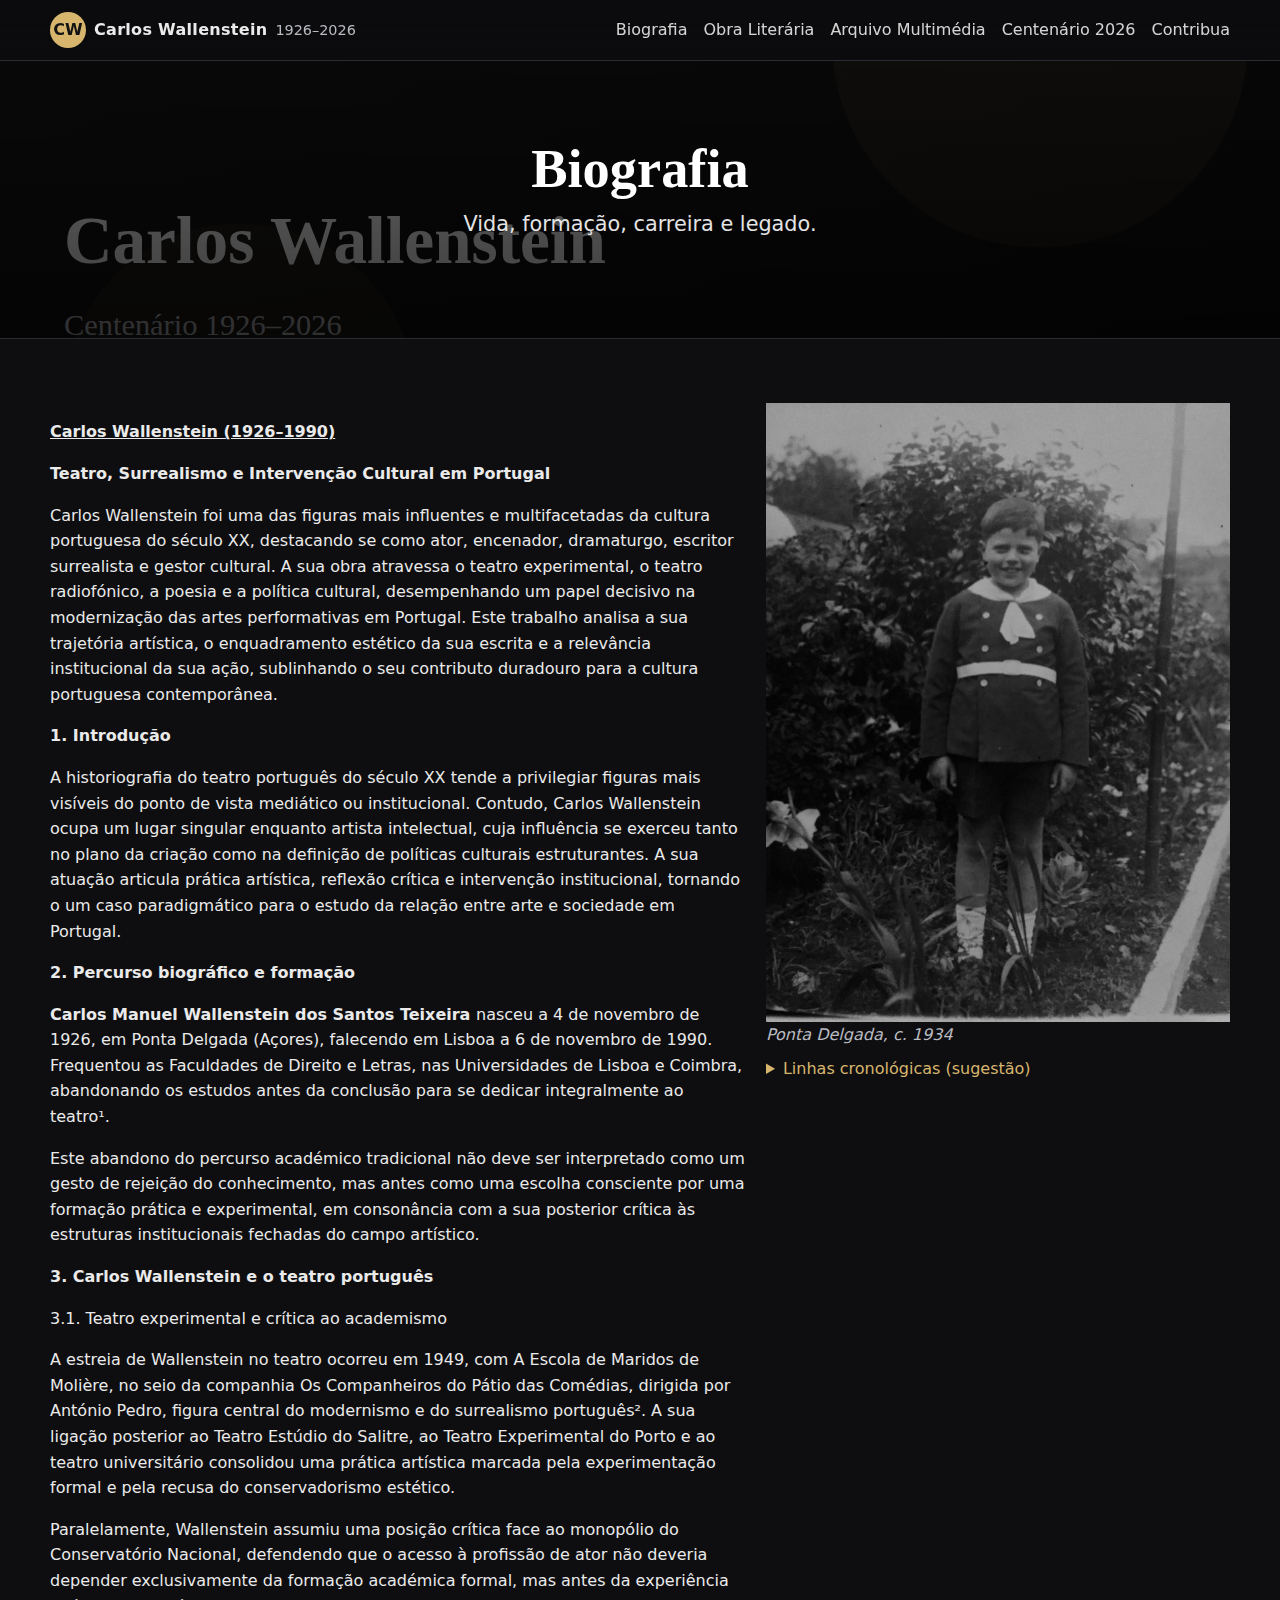
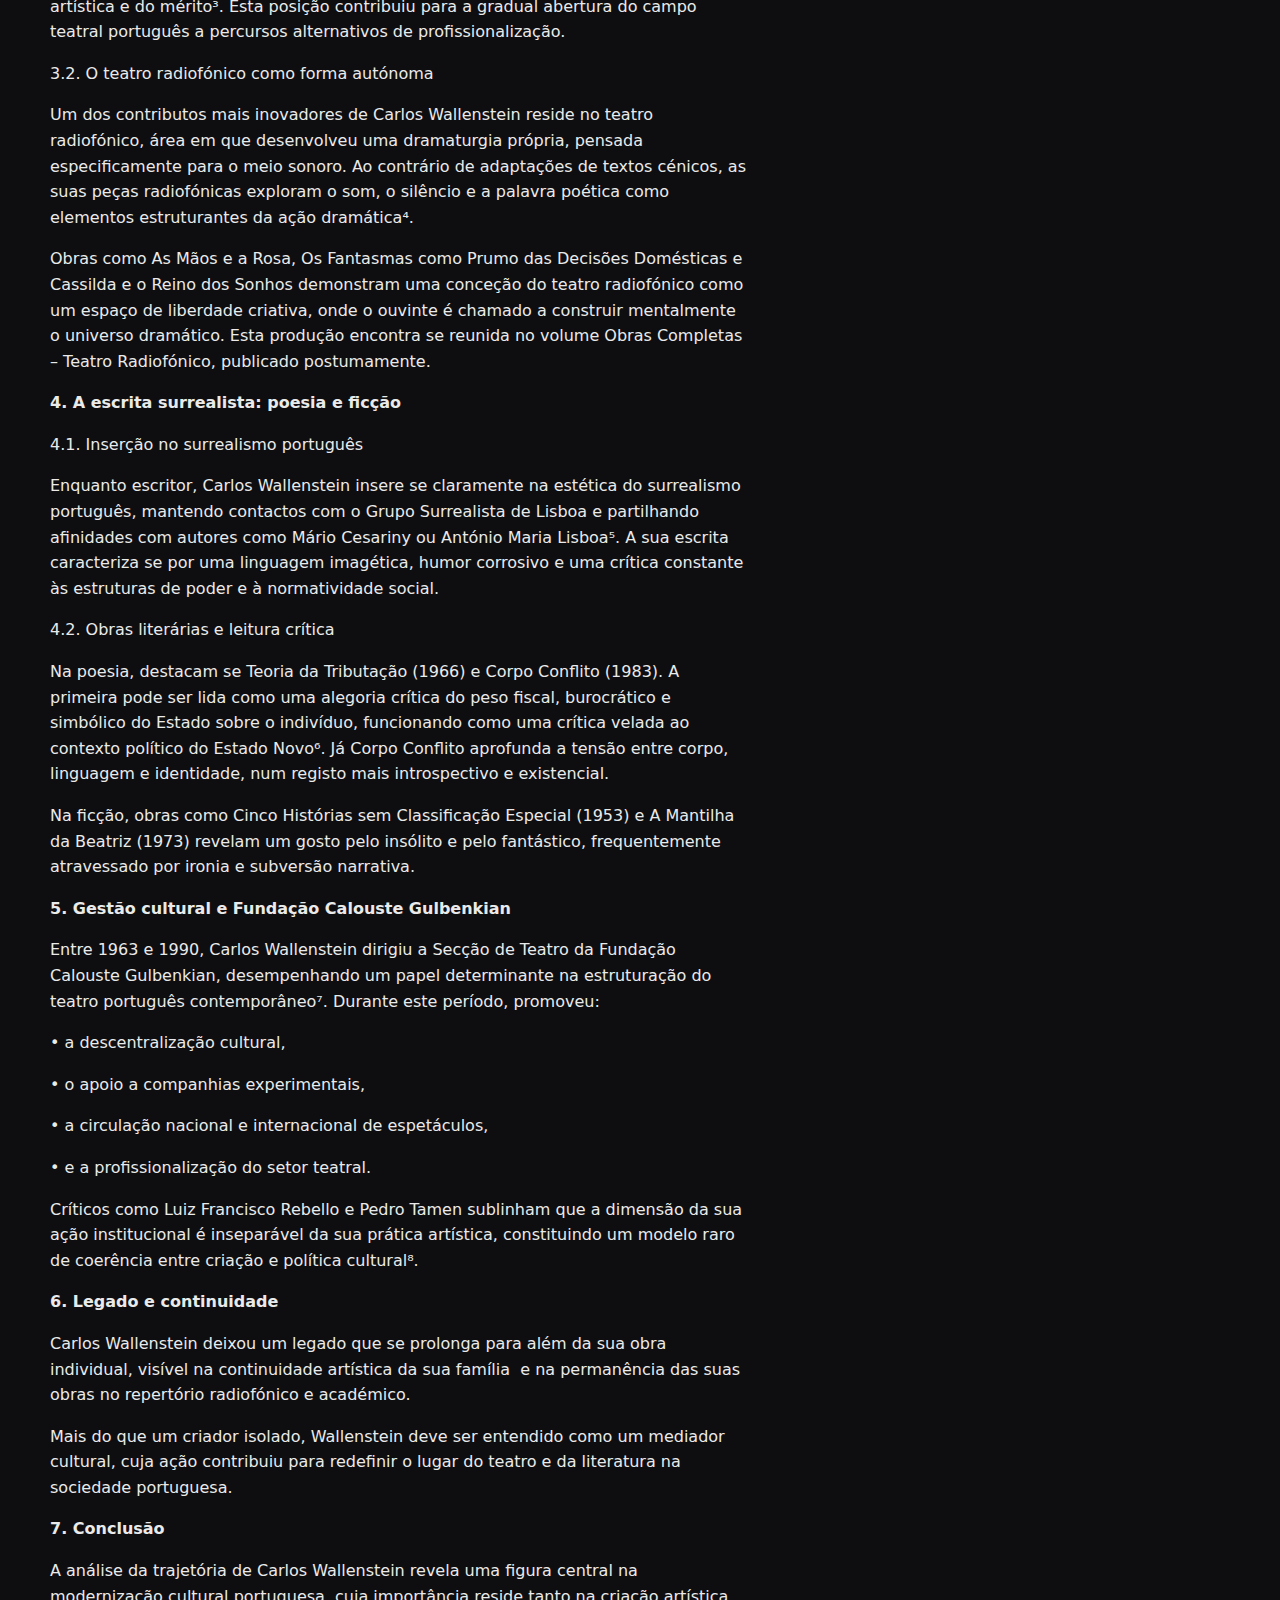
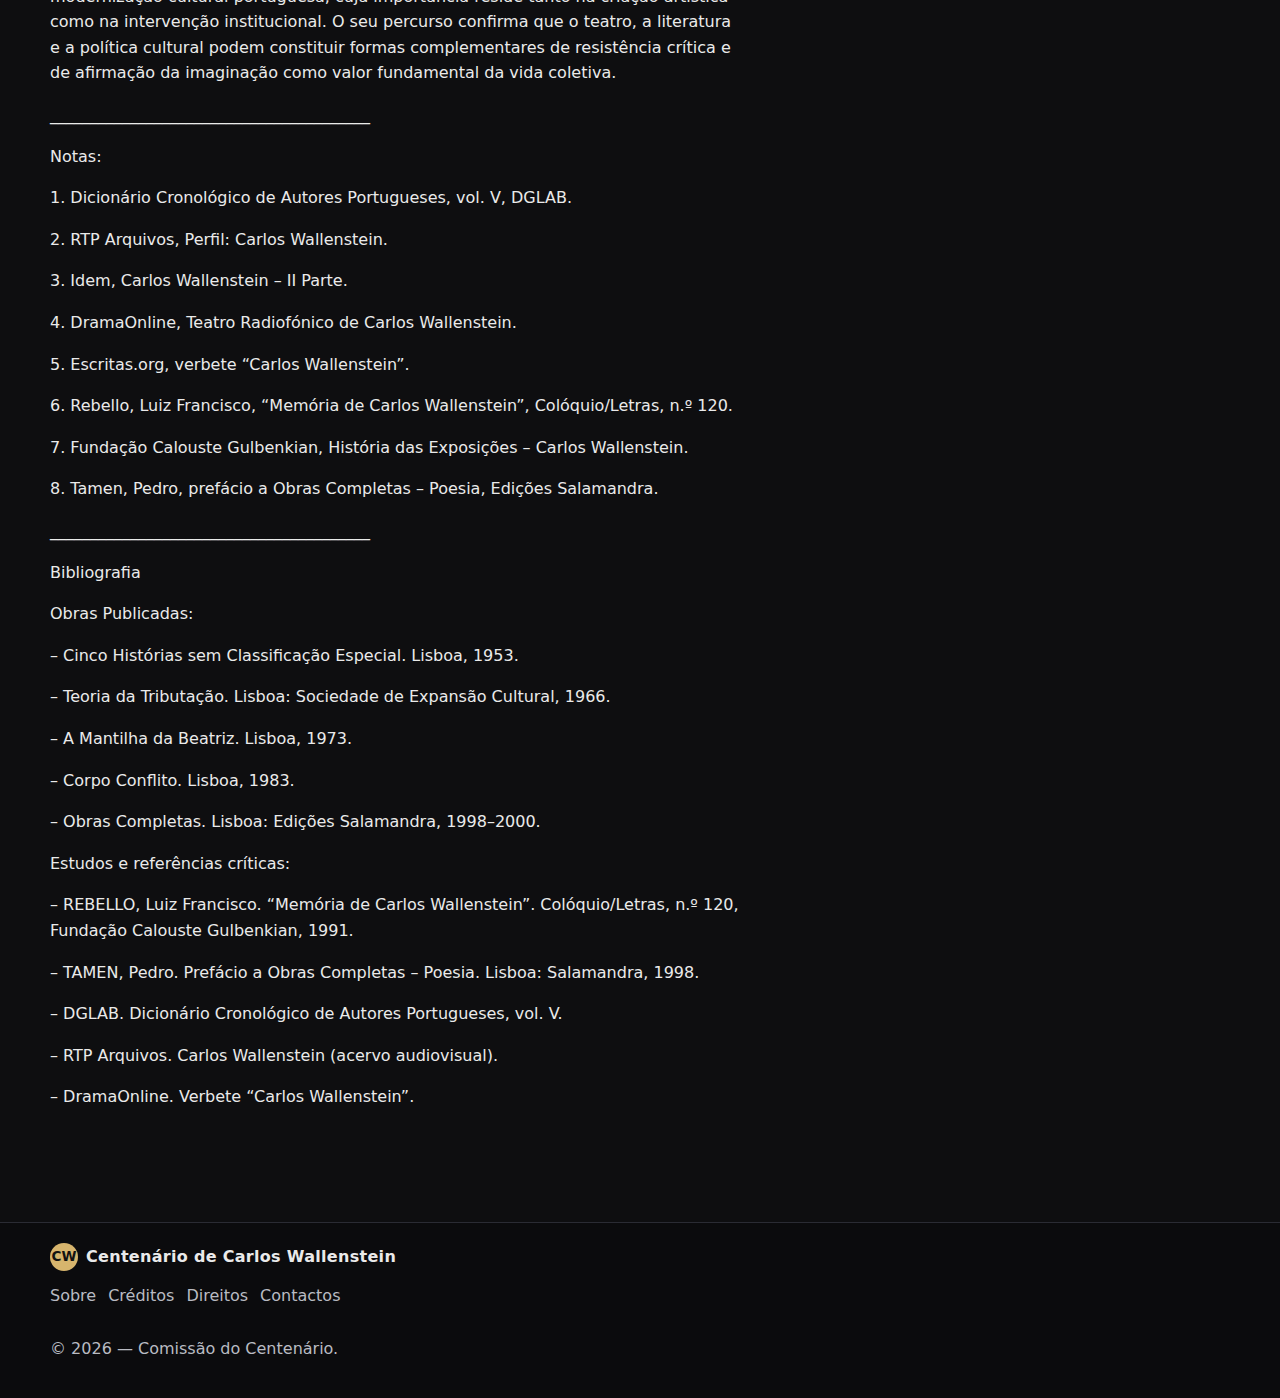
<file: biografia.html>
<!doctype html> 
<html lang="pt"> 
    <head> 
        <meta charset="utf-8"/> 
        <meta name="viewport" content="width=device-width, initial-scale=1"/> 
        <title>Biografia — Carlos Wallenstein</title>         
        <meta name="description" content="Biografia de Carlos Wallenstein: vida, formação, carreira e legado."/> 
        <link rel="stylesheet" href="styles2.css"/> 
    </head>     
    <body> 
        <a class="skip-link" href="#conteudo">Saltar para o conteúdo</a> 
        <header class="site-header" role="banner"> 
            <div class="container header__wrap"> 
                <a class="brand" href="index.html"> <span class="brand__logo" aria-hidden="true">CW</span> <span class="brand__name">Carlos Wallenstein</span> <span class="brand__years">1926–2026</span> </a> 
                <nav class="site-nav" aria-label="Navegação principal"> 
                    <button class="site-nav__toggle" aria-expanded="false" aria-controls="menu">Menu</button>                     
                    <ul id="menu" class="site-nav__list"> 
                        <li>
                            <a href="biografia.html" aria-current="page">Biografia</a>
                        </li>                         
                        <li>
                            <a href="obra.html">Obra Literária</a>
                        </li>                         
                        <li>
                            <a href="arquivo.html">Arquivo Multimédia</a>
                        </li>                         
                        <li>
                            <a href="index.html#centenario">Centenário 2026</a>
                        </li>                         
                        <li>
                            <a href="index.html#contribua">Contribua</a>
                        </li>                         
                    </ul>                     
                </nav>                 
            </div>             
        </header>         
        <main id="conteudo"> 
            <section class="hero hero--sub"> 
                <div class="container hero__content"> 
                    <h1 class="hero__title">Biografia</h1> 
                    <p class="hero__subtitle">Vida, formação, carreira e legado.</p> 
                </div>                 
            </section>             
            <section class="section"> 
                <div class="container grid grid--2col"> 
                    <article> 
                        <p><u><span><b>Carlos Wallenstein (1926&#8211;1990)</b></span></u></p>
                        <p><b>Teatro, Surrealismo e Intervenção Cultural em Portugal</b></p>
                        <p>Carlos Wallenstein foi uma das figuras mais influentes e multifacetadas da cultura portuguesa do século XX, destacando se como ator, encenador, dramaturgo, escritor surrealista e gestor cultural. A sua obra atravessa o teatro experimental, o teatro radiofónico, a poesia e a política cultural, desempenhando um papel decisivo na modernização das artes performativas em Portugal. Este trabalho analisa a sua trajetória artística, o enquadramento estético da sua escrita e a relevância institucional da sua ação, sublinhando o seu contributo duradouro para a cultura portuguesa contemporânea.</p>
                        <p><b>1. Introdução</b></p>
                        <p>A historiografia do teatro português do século XX tende a privilegiar figuras mais visíveis do ponto de vista mediático ou institucional. Contudo, Carlos Wallenstein ocupa um lugar singular enquanto artista intelectual, cuja influência se exerceu tanto no plano da criação como na definição de políticas culturais estruturantes. A sua atuação articula prática artística, reflexão crítica e intervenção institucional, tornando o um caso paradigmático para o estudo da relação entre arte e sociedade em Portugal.</p>
                        <p><b>2. Percurso biográfico e formação</b></p>
                        <p><b>Carlos Manuel Wallenstein dos Santos Teixeira </b>nasceu a 4 de novembro de 1926, em Ponta Delgada (Açores), falecendo em Lisboa a 6 de novembro de 1990. Frequentou as Faculdades de Direito e Letras, nas Universidades de Lisboa e Coimbra, abandonando os estudos antes da conclusão para se dedicar integralmente ao teatro&#185;.</p>
                        <p>Este abandono do percurso académico tradicional não deve ser interpretado como um gesto de rejeição do conhecimento, mas antes como uma escolha consciente por uma formação prática e experimental, em consonância com a sua posterior crítica às estruturas institucionais fechadas do campo artístico.</p>
                        <p><b>3. Carlos Wallenstein e o teatro português</b></p>
                        <p>3.1. Teatro experimental e crítica ao academismo</p>
                        <p>A estreia de Wallenstein no teatro ocorreu em 1949, com A Escola de Maridos de Molière, no seio da companhia Os Companheiros do Pátio das Comédias, dirigida por António Pedro, figura central do modernismo e do surrealismo português². A sua ligação posterior ao Teatro Estúdio do Salitre, ao Teatro Experimental do Porto e ao teatro universitário consolidou uma prática artística marcada pela experimentação formal e pela recusa do conservadorismo estético.</p>
                        <p>Paralelamente, Wallenstein assumiu uma posição crítica face ao monopólio do Conservatório Nacional, defendendo que o acesso à profissão de ator não deveria depender exclusivamente da formação académica formal, mas antes da experiência artística e do mérito³. Esta posição contribuiu para a gradual abertura do campo teatral português a percursos alternativos de profissionalização.</p>
                        <p>3.2. O teatro radiofónico como forma autónoma</p>
                        <p>Um dos contributos mais inovadores de Carlos Wallenstein reside no teatro radiofónico, área em que desenvolveu uma dramaturgia própria, pensada especificamente para o meio sonoro. Ao contrário de adaptações de textos cénicos, as suas peças radiofónicas exploram o som, o silêncio e a palavra poética como elementos estruturantes da ação dramática⁴.</p>
                        <p>Obras como As Mãos e a Rosa, Os Fantasmas como Prumo das Decisões Domésticas e Cassilda e o Reino dos Sonhos demonstram uma conceção do teatro radiofónico como um espaço de liberdade criativa, onde o ouvinte é chamado a construir mentalmente o universo dramático. Esta produção encontra se reunida no volume Obras Completas – Teatro Radiofónico, publicado postumamente.</p>
                        <p><b>4. A escrita surrealista: poesia e ficção</b></p>
                        <p>4.1. Inserção no surrealismo português</p>
                        <p>Enquanto escritor, Carlos Wallenstein insere se claramente na estética do surrealismo português, mantendo contactos com o Grupo Surrealista de Lisboa e partilhando afinidades com autores como Mário Cesariny ou António Maria Lisboa⁵. A sua escrita caracteriza se por uma linguagem imagética, humor corrosivo e uma crítica constante às estruturas de poder e à normatividade social.</p>
                        <p>4.2. Obras literárias e leitura crítica</p>
                        <p>Na poesia, destacam se Teoria da Tributação (1966) e Corpo Conflito (1983). A primeira pode ser lida como uma alegoria crítica do peso fiscal, burocrático e simbólico do Estado sobre o indivíduo, funcionando como uma crítica velada ao contexto político do Estado Novo⁶. Já Corpo Conflito aprofunda a tensão entre corpo, linguagem e identidade, num registo mais introspectivo e existencial.</p>
                        <p>Na ficção, obras como Cinco Histórias sem Classificação Especial (1953) e A Mantilha da Beatriz (1973) revelam um gosto pelo insólito e pelo fantástico, frequentemente atravessado por ironia e subversão narrativa.</p>
                        <p><b>5. Gestão cultural e Fundação Calouste Gulbenkian</b></p>
                        <p>Entre 1963 e 1990, Carlos Wallenstein dirigiu a Secção de Teatro da Fundação Calouste Gulbenkian, desempenhando um papel determinante na estruturação do teatro português contemporâneo⁷. Durante este período, promoveu:</p>
                        <p>•	a descentralização cultural,</p>
                        <p>•	o apoio a companhias experimentais,</p>
                        <p>•	a circulação nacional e internacional de espetáculos,</p>
                        <p>•	e a profissionalização do setor teatral.</p>
                        <p>Críticos como Luiz Francisco Rebello e Pedro Tamen sublinham que a dimensão da sua ação institucional é inseparável da sua prática artística, constituindo um modelo raro de coerência entre criação e política cultural⁸.</p>
                        <p><b>6. Legado e continuidade</b></p>
                        <p>Carlos Wallenstein deixou um legado que se prolonga para além da sua obra individual, visível na continuidade artística da sua família&nbsp; e na permanência das suas obras no repertório radiofónico e académico.</p>
                        <p>Mais do que um criador isolado, Wallenstein deve ser entendido como um mediador cultural, cuja ação contribuiu para redefinir o lugar do teatro e da literatura na sociedade portuguesa.</p>
                        <p><b>7. Conclusão</b></p>
                        <p>A análise da trajetória de Carlos Wallenstein revela uma figura central na modernização cultural portuguesa, cuja importância reside tanto na criação artística como na intervenção institucional. O seu percurso confirma que o teatro, a literatura e a política cultural podem constituir formas complementares de resistência crítica e de afirmação da imaginação como valor fundamental da vida coletiva.</p>
                        <p>________________________________________</p>
                        <p>Notas:</p>
                        <p>1.	Dicionário Cronológico de Autores Portugueses, vol. V, DGLAB.</p>
                        <p>2.	RTP Arquivos, Perfil: Carlos Wallenstein.</p>
                        <p>3.	Idem, Carlos Wallenstein – II Parte.</p>
                        <p>4.	DramaOnline, Teatro Radiofónico de Carlos Wallenstein.</p>
                        <p>5.	Escritas.org, verbete “Carlos Wallenstein”.</p>
                        <p>6.	Rebello, Luiz Francisco, “Memória de Carlos Wallenstein”, Colóquio/Letras, n.º 120.</p>
                        <p>7.	Fundação Calouste Gulbenkian, História das Exposições – Carlos Wallenstein.</p>
                        <p>8.	Tamen, Pedro, prefácio a Obras Completas – Poesia, Edições Salamandra.</p>
                        <p>________________________________________</p>
                        <p>Bibliografia</p>
                        <p>Obras Publicadas:</p>
                        <p>– Cinco Histórias sem Classificação Especial. Lisboa, 1953.</p>
                        <p>– Teoria da Tributação. Lisboa: Sociedade de Expansão Cultural, 1966.</p>
                        <p>– A Mantilha da Beatriz. Lisboa, 1973.</p>
                        <p>– Corpo Conflito. Lisboa, 1983.</p>
                        <p>– Obras Completas. Lisboa: Edições Salamandra, 1998–2000.</p>
                        <p>Estudos e referências críticas:</p>
                        <p>– REBELLO, Luiz Francisco. “Memória de Carlos Wallenstein”. Colóquio/Letras, n.º 120, Fundação Calouste Gulbenkian, 1991.</p>
                        <p>– TAMEN, Pedro. Prefácio a Obras Completas – Poesia. Lisboa: Salamandra, 1998.</p>
                        <p>– DGLAB. Dicionário Cronológico de Autores Portugueses, vol. V.</p>
                        <p>– RTP Arquivos. Carlos Wallenstein (acervo audiovisual).</p>
                        <p>– DramaOnline. Verbete “Carlos Wallenstein”.</p> 
                    </article>                     
                    <aside> 
                        <figure class="figure"> 
                            <img src="assets/menino.wallenstein.jpeg" alt="Carlos Wallenstein em criança"/>
                            <figcaption class="muted"><em>Ponta Delgada, c. 1934</em></figcaption>                             
                        </figure>                         
                        <details class="hint"> 
                            <summary>Linhas cronológicas (sugestão)</summary>                             
                            <p class="muted">Use marcos por década com obras-chave e funções (actor, encenador, director).</p> 
                        </details>                         
                    </aside>                     
                </div>                 
            </section>             
        </main>         
        <footer class="site-footer" role="contentinfo"> 
            <div class="container footer__wrap"> 
                <div class="footer__brand"> 
                    <span class="brand__logo brand__logo--small" aria-hidden="true">CW</span> 
                    <span class="brand__name">Centenário de Carlos Wallenstein</span> 
                </div>                 
                <nav class="footer__nav" aria-label="Rodapé"> 
                    <a href="sobre.html">Sobre</a> 
                    <a href="creditos.html">Créditos</a> 
                    <a href="direitos.html">Direitos</a> 
                    <a href="contactos.html">Contactos</a> 
                </nav>                 
                <p class="muted">© 2026 — Comissão do Centenário.</p> 
            </div>             
        </footer>         
        <script>
    (function () {
      const btn = document.querySelector('.site-nav__toggle');
      const menu = document.getElementById('menu');
      if (!btn || !menu) return;
      btn.addEventListener('click', () => {
        const expanded = btn.getAttribute('aria-expanded') === 'true';
        btn.setAttribute('aria-expanded', String(!expanded));
        menu.classList.toggle('is-open');
      });
    })();

  </script>         
    </body>     
</html>
</file>
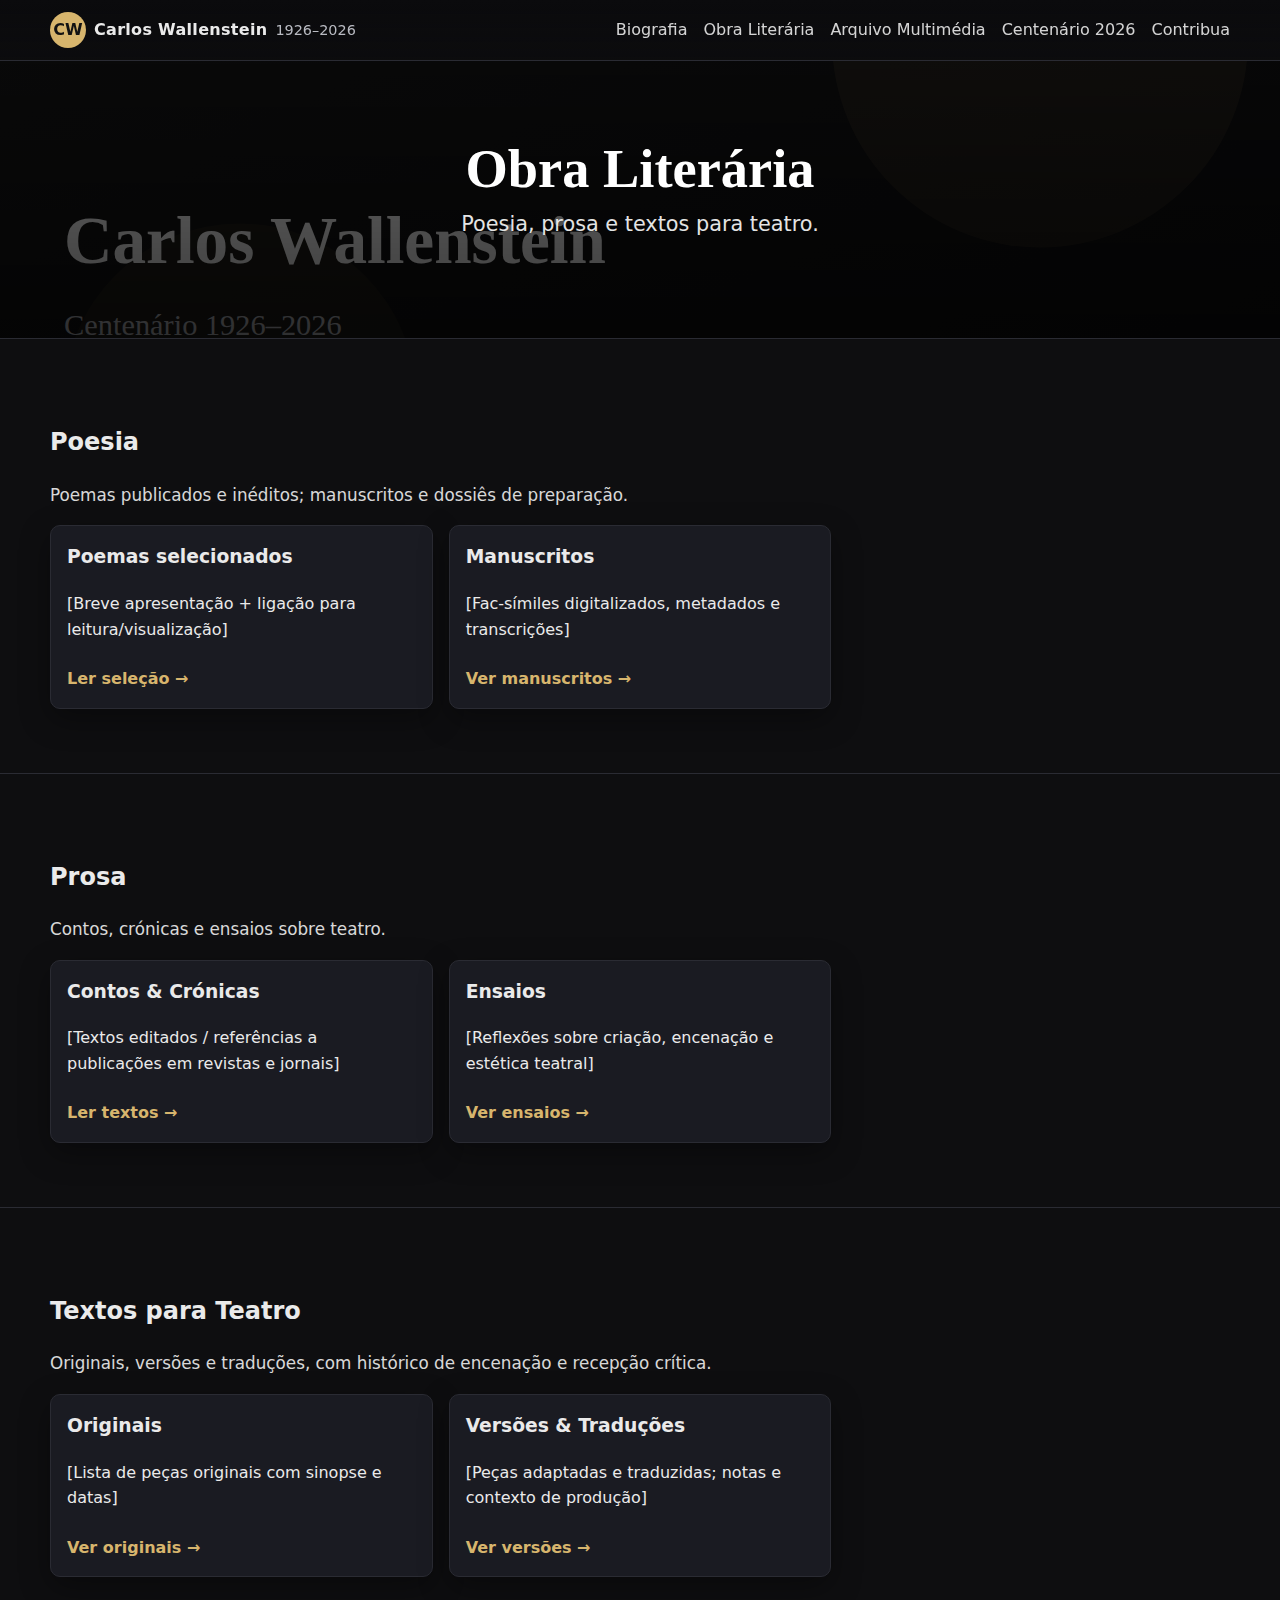
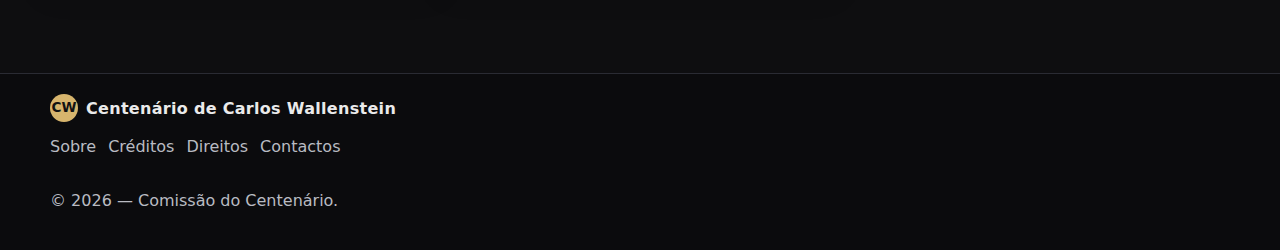
<file: obra.html>
<!doctype html> 
<html lang="pt"> 
    <head> 
        <meta charset="utf-8"/> 
        <meta name="viewport" content="width=device-width, initial-scale=1"/> 
        <title>Obra Literária — Carlos Wallenstein</title>         
        <meta name="description" content="Obra literária de Carlos Wallenstein: poesia, prosa, textos teatrais e publicações."/> 
        <link rel="stylesheet" href="styles2.css"/> 
    </head>     
    <body> 
        <a class="skip-link" href="#conteudo">Saltar para o conteúdo</a> 
        <header class="site-header" role="banner"> 
            <div class="container header__wrap"> 
                <a class="brand" href="index.html">  <span class="brand__logo" aria-hidden="true">CW</span>  <span class="brand__name">Carlos Wallenstein</span>  <span class="brand__years">1926–2026</span>  </a> 
                <nav class="site-nav" aria-label="Navegação principal"> 
                    <button class="site-nav__toggle" aria-expanded="false" aria-controls="menu">Menu</button>                     
                    <ul id="menu" class="site-nav__list"> 
                        <li>
                            <a href="biografia.html">Biografia</a>
                        </li>                         
                        <li>
                            <a href="obra.html" aria-current="page">Obra Literária</a>
                        </li>                         
                        <li>
                            <a href="arquivo.html">Arquivo Multimédia</a>
                        </li>                         
                        <li>
                            <a href="index.html#centenario">Centenário 2026</a>
                        </li>                         
                        <li>
                            <a href="index.html#contribua">Contribua</a>
                        </li>                         
                    </ul>                     
                </nav>                 
            </div>             
        </header>         
        <main id="conteudo"> 
            <section class="hero hero--sub"> 
                <div class="container hero__content"> 
                    <h1 class="hero__title">Obra Literária</h1> 
                    <p class="hero__subtitle">Poesia, prosa e textos para teatro.</p> 
                </div>                 
            </section>             
            <section class="section" id="poesia"> 
                <div class="container"> 
                    <h2>Poesia</h2> 
                    <p class="lead">Poemas publicados e inéditos; manuscritos e dossiês de preparação.</p> 
                    <div class="cards"> 
                        <article class="card"> 
                            <h3>Poemas selecionados</h3> 
                            <p>[Breve apresentação + ligação para leitura/visualização]</p> 
                            <a class="card__link" href="#poesia">Ler seleção →</a> 
                        </article>                         
                        <article class="card"> 
                            <h3>Manuscritos</h3> 
                            <p>[Fac-símiles digitalizados, metadados e transcrições]</p> 
                            <a class="card__link" href="arquivo.html#documentos">Ver manuscritos →</a> 
                        </article>                         
                    </div>                     
                </div>                 
            </section>             
            <section class="section" id="prosa"> 
                <div class="container"> 
                    <h2>Prosa</h2> 
                    <p class="lead">Contos, crónicas e ensaios sobre teatro.</p> 
                    <div class="cards"> 
                        <article class="card"> 
                            <h3>Contos & Crónicas</h3> 
                            <p>[Textos editados / referências a publicações em revistas e jornais]</p> 
                            <a class="card__link" href="#prosa">Ler textos →</a> 
                        </article>                         
                        <article class="card"> 
                            <h3>Ensaios</h3> 
                            <p>[Reflexões sobre criação, encenação e estética teatral]</p> 
                            <a class="card__link" href="#prosa">Ver ensaios →</a> 
                        </article>                         
                    </div>                     
                </div>                 
            </section>             
            <section class="section" id="teatro-textos"> 
                <div class="container"> 
                    <h2>Textos para Teatro</h2> 
                    <p class="lead">Originais, versões e traduções, com histórico de encenação e recepção crítica.</p> 
                    <div class="cards"> 
                        <article class="card"> 
                            <h3>Originais</h3> 
                            <p>[Lista de peças originais com sinopse e datas]</p> 
                            <a class="card__link" href="#teatro-textos">Ver originais →</a> 
                        </article>                         
                        <article class="card"> 
                            <h3>Versões & Traduções</h3> 
                            <p>[Peças adaptadas e traduzidas; notas e contexto de produção]</p> 
                            <a class="card__link" href="#teatro-textos">Ver versões →</a> 
                        </article>                         
                    </div>                     
                </div>                 
            </section>             
        </main>         
        <footer class="site-footer" role="contentinfo"> 
            <div class="container footer__wrap"> 
                <div class="footer__brand"> 
                    <span class="brand__logo brand__logo--small" aria-hidden="true">CW</span> 
                    <span class="brand__name">Centenário de Carlos Wallenstein</span> 
                </div>                 
                <nav class="footer__nav" aria-label="Rodapé"> 
                    <a href="sobre.html">Sobre</a> 
                    <a href="creditos.html">Créditos</a> 
                    <a href="direitos.html">Direitos</a> 
                    <a href="contactos.html">Contactos</a> 
                </nav>                 
                <p class="muted">© 2026 — Comissão do Centenário.</p> 
            </div>             
        </footer>         
        <script>
    (function () {
      const btn = document.querySelector('.site-nav__toggle');
      const menu = document.getElementById('menu');
      if (!btn || !menu) return;
      btn.addEventListener('click', () => {
        const expanded = btn.getAttribute('aria-expanded') === 'true';
        btn.setAttribute('aria-expanded', String(!expanded));
        menu.classList.toggle('is-open');
      });
    })();

  </script>         
    </body>     
</html>
</file>
<file: styles2.css>
/* ---------------------------
   Base de estilos — Centenário
   Ficheiro: styles.css
   --------------------------- */

/* Variáveis de tema */
:root{
  --bg: #0e0e10;
  --bg-alt: #141418;
  --text: #eaeaea;
  --text-muted: #b9bbc2;
  --brand: #d7b56d;        /* dourado discreto, “teatro clássico” */
  --brand-dark: #b29246;
  --accent: #22232a;
  --card: #1a1b22;
  --border: #2a2b33;
  --ghost: rgba(215,181,109,0.12);

  --ff-sans: system-ui, -apple-system, Segoe UI, Roboto, Ubuntu, Cantarell, "Noto Sans", "Helvetica Neue", Arial, "Apple Color Emoji", "Segoe UI Emoji";
  --ff-serif: "Georgia", "Times New Roman", serif;

  --maxw: 1180px;
  --radius: 10px;
  --shadow: 0 10px 30px rgba(0,0,0,.35);
}

/* Reset simples */
*{ box-sizing: border-box; }
html,body{ margin:0; padding:0; }
img{ max-width: 100%; height: auto; display: block; }
a{ color: var(--brand); text-decoration: none; }
a:hover{ text-decoration: underline; }

body{
  background: var(--bg);
  color: var(--text);
  font-family: var(--ff-sans);
  line-height: 1.6;
}

/* Utilidades */
.container{ width: min(100% - 2rem, var(--maxw)); margin-inline: auto; }
.muted{ color: var(--text-muted); }
.lead{ color: var(--text); opacity: .92; font-size: 1.05rem; }
.text-link{ font-weight: 600; }
.figure{ margin: 0; }
.figure__img{ border: 1px solid var(--border); border-radius: var(--radius); }
.notice{
  background: var(--ghost);
  border: 1px solid var(--brand);
  color: var(--text);
  padding: 1rem;
  border-radius: var(--radius);
}
.hint{ margin-top: .5rem; }
.hint summary{ cursor: pointer; color: var(--brand); }

/* Acessibilidade: link para saltar conteúdo */
.skip-link{
  position: absolute; left: -9999px; top: auto; width: 1px; height: 1px; overflow: hidden;
}
.skip-link:focus{
  position: fixed; left: 1rem; top: 1rem; width: auto; height: auto; padding: .5rem .75rem;
  background: #000; color: #fff; z-index: 9999; border-radius: 6px;
}

/* Header */
.site-header{
  position: sticky; top: 0; z-index: 1000;
  background: linear-gradient(180deg, #0b0b0d 0%, rgba(11,11,13,0.7) 100%);
  backdrop-filter: blur(6px);
  border-bottom: 1px solid var(--border);
}
.header__wrap{
  display: flex; align-items: center; justify-content: space-between;
  padding: .75rem 0;
}
.brand{
  display: inline-flex; align-items: baseline; gap: .5rem; color: var(--text); text-decoration: none;
}
.brand__logo{
  display: grid; place-items: center; width: 36px; height: 36px;
  background: var(--brand); color: #121212; font-weight: 800;
  border-radius: 50%;
}
.brand__logo--small{ width: 28px; height: 28px; font-size: .85rem; }
.brand__name{ font-weight: 700; letter-spacing: .3px; }
.brand__years{ color: var(--text-muted); font-size: .9rem; }

/* Navegação */
.site-nav__toggle{
  display: none;
  background: transparent; border: 1px solid var(--border); color: var(--text);
  padding: .5rem .75rem; border-radius: 8px; cursor: pointer;
}
.site-nav__list{
  list-style: none; display: flex; gap: 1rem; margin: 0; padding: 0;
}
.site-nav__list a{ color: var(--text); opacity: .9; }
.site-nav__list a:hover{ opacity: 1; }

@media (max-width: 860px){
  .site-nav__toggle{ display: inline-block; }
  .site-nav__list{
    position: absolute; right: 1rem; top: 64px; background: var(--bg-alt);
    border: 1px solid var(--border); border-radius: var(--radius); padding: .75rem;
    display: none; flex-direction: column; gap: .5rem; min-width: 220px; box-shadow: var(--shadow);
  }
  .site-nav__list.is-open{ display: flex; }
}

/* Hero */
.hero{
  position: relative;
  background:
    linear-gradient(to bottom, rgba(0,0,0,.55), rgba(0,0,0,.75)),
    url('assets/hero-wallenstein.svg') center/cover no-repeat;
  color: #fff;
}
.hero__content{
  padding: clamp(3rem, 6vw, 7rem) 0;
  text-align: center;
}
.hero__title{
  font-family: var(--ff-serif);
  font-size: clamp(2rem, 5vw, 3.4rem);
  line-height: 1.15;
  margin: 0 0 .5rem;
}
.hero__subtitle{
  font-size: clamp(1.05rem, 2.2vw, 1.3rem);
  color: #f0f0f0; opacity: .95; margin: 0 0 1.25rem;
}
.hero__cta{ display: inline-flex; gap: .75rem; }

/* Botões */
.btn{
  display: inline-block; padding: .75rem 1rem; border-radius: 10px;
  background: var(--brand); color: #111; font-weight: 700; border: none;
  box-shadow: 0 10px 18px rgba(215,181,109,.15);
}
.btn:hover{ filter: brightness(1.03); text-decoration: none; }
.btn--ghost{
  background: transparent; color: var(--brand); border: 1px solid var(--brand);
}
.btn--outline{
  background: transparent; color: var(--text); border: 1px solid var(--border);
}

/* Secções */
.section{ padding: clamp(2rem, 5vw, 4rem) 0; border-top: 1px solid var(--border); }
.section--intro{ background: var(--bg); }
.section--accent{ background: var(--accent); }
.section--alt{ background: var(--bg-alt); }

/* Layouts em grelha */
.grid{ display: grid; gap: 1.25rem; }
.grid--2col{ grid-template-columns: 1.2fr .8fr; align-items: start; }
.grid--3col{ grid-template-columns: repeat(3, 1fr); }

@media (max-width: 900px){
  .grid--2col{ grid-template-columns: 1fr; }
  .grid--3col{ grid-template-columns: 1fr; }
}

/* Cards */
.cards{
  display: grid; grid-template-columns: repeat(3,1fr); gap: 1rem; margin-top: 1rem;
}
.card{
  background: var(--card); border: 1px solid var(--border); border-radius: var(--radius);
  padding: 1rem; box-shadow: var(--shadow);
}
.card h3{ margin-top: 0; }
.card__link{ display: inline-block; margin-top: .5rem; font-weight: 700; }

.cards--media{ grid-template-columns: repeat(3, 1fr); }
.media{ display: grid; grid-template-columns: 120px 1fr; gap: .75rem; align-items: center; }
.media__thumb{ width: 120px; height: 80px; object-fit: cover; border-radius: 6px; border: 1px solid var(--border); }

@media (max-width: 700px){
  .cards{ grid-template-columns: 1fr; }
  .cards--media{ grid-template-columns: 1fr; }
  .media{ grid-template-columns: 1fr; }
}

/* Features */
.feature{
  padding: 1rem; background: var(--card); border: 1px solid var(--border);
  border-radius: var(--radius); box-shadow: var(--shadow);
}

/* Timeline */
.timeline{ position: relative; margin-top: 1rem; }
.timeline::before{
  content: ""; position: absolute; left: 8px; top: 0; bottom: 0; width: 2px; background: var(--border);
}
.timeline__item{ position: relative; padding-left: 2rem; margin-bottom: 1rem; }
.timeline__item::before{
  content: ""; position: absolute; left: 2px; top: .4rem; width: 12px; height: 12px;
  background: var(--brand); border-radius: 50%;
}
.timeline__date{ display: inline-block; min-width: 80px; color: var(--text-muted); font-weight: 700; }

/* Listas */
.list-check{ list-style: none; padding: 0; }
.list-check li{
  position: relative; padding-left: 1.5rem; margin: .4rem 0;
}
.list-check li::before{
  content: "✓"; position: absolute; left: 0; color: var(--brand);
}

/* Rodapé */
.site-footer{
  background: #0b0b0d; border-top: 1px solid var(--border); margin-top: 2rem;
}
.footer__wrap{ padding: 1.25rem 0; display: grid; gap: .75rem; align-items: center; }
.footer__brand{ display: flex; align-items: center; gap: .5rem; }
.footer__nav{ display: flex; flex-wrap: wrap; gap: .75rem; }
.footer__nav a{ color: var(--text-muted); }
.footer__nav a:hover{ color: var(--text); }
</file>
